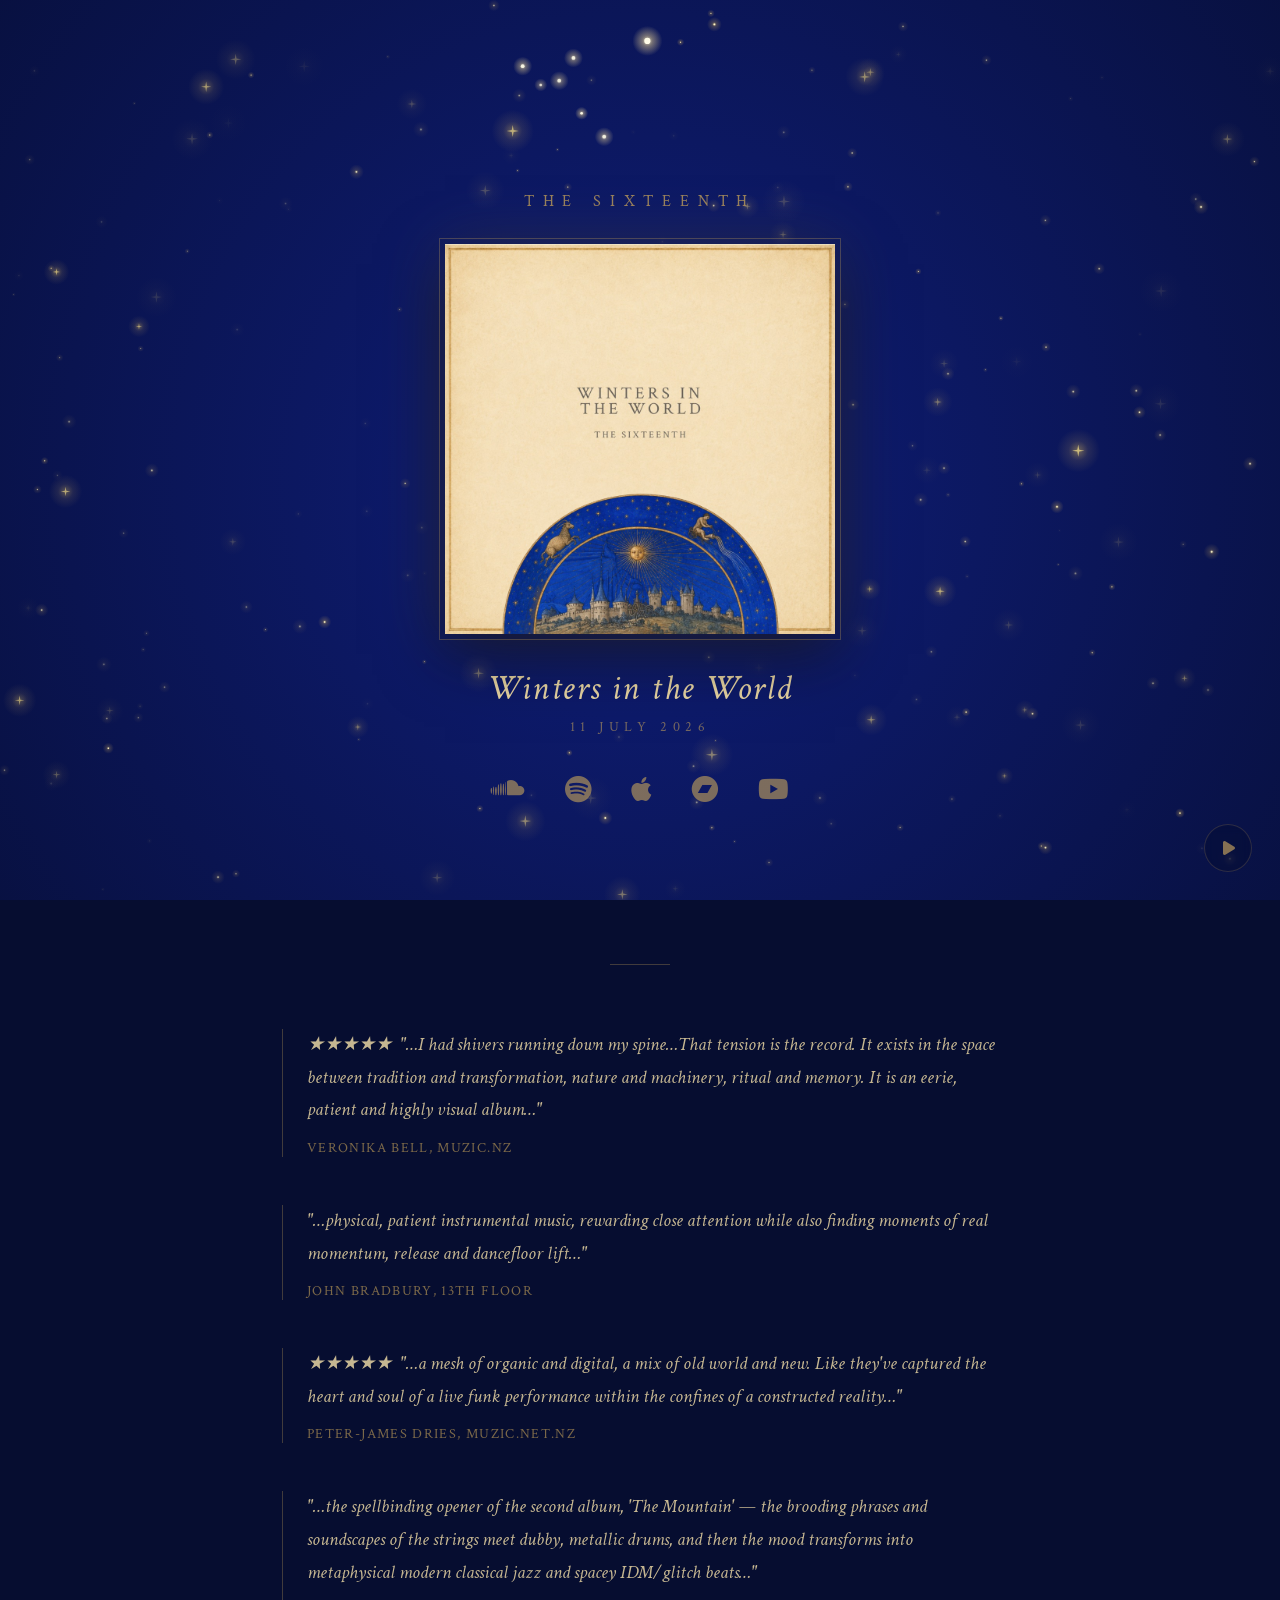
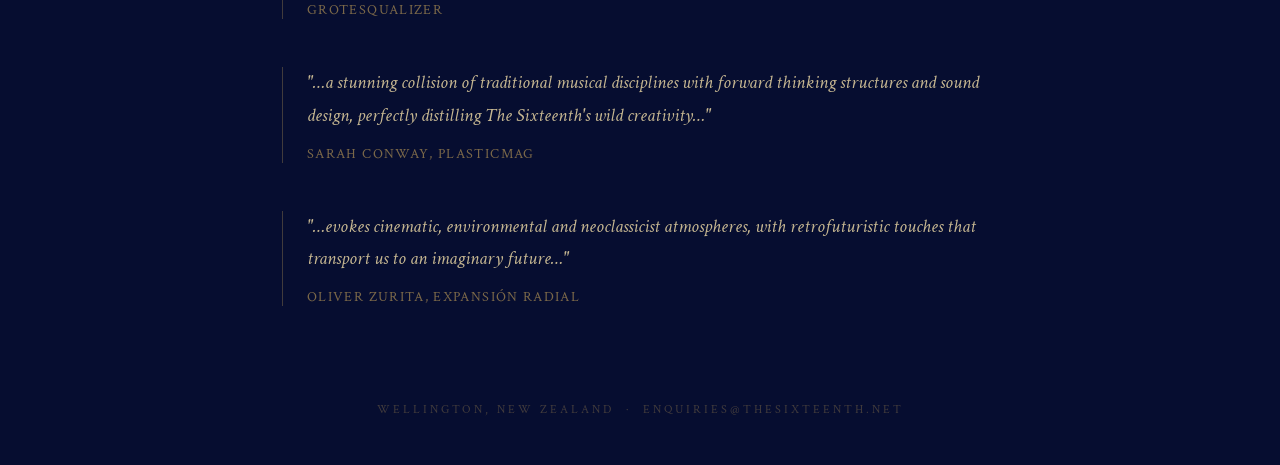
<file: index.html>
<!DOCTYPE html>
<html lang="en">
<head>
  <meta charset="UTF-8">
  <meta name="viewport" content="width=device-width, initial-scale=1.0">
  <title>The Sixteenth</title>
  <link rel="preconnect" href="https://fonts.googleapis.com">
  <link href="https://fonts.googleapis.com/css2?family=Crimson+Text:ital,wght@0,400;0,600;1,400;1,600&display=swap" rel="stylesheet">
  <link rel="stylesheet" href="https://cdnjs.cloudflare.com/ajax/libs/font-awesome/6.5.1/css/all.min.css">
  <link rel="stylesheet" href="style.css">
</head>
<body>

  <canvas id="bg"></canvas>

  <audio id="bg-audio" src="winterfylleth-reprise.m4a" loop preload="none"></audio>
  <button id="audio-toggle" class="audio-toggle" aria-label="Play Winterfylleth (reprise)" aria-pressed="false" title="Winterfylleth (reprise)">
    <i class="fa-solid fa-play"></i>
  </button>

  <div class="page">

    <!-- Hero -->
    <section class="hero">
      <p class="artist-name">The Sixteenth</p>

      <div class="cover-wrap">
        <img src="cover.jpg" alt="Winters in the World — The Sixteenth" class="cover">
      </div>

      <div class="album-info">
        <p class="album-title"><em>Winters in the World</em></p>
        <p class="release-date">11 July 2026</p>
      </div>

      <!-- Live 11 July: full platform icon nav, real per-platform links. -->
      <nav class="platforms" aria-label="Listen">
        <a href="https://soundcloud.com/thesixteenth/sets/winters-in-the-world" class="platform-link" target="_blank" rel="noopener" aria-label="SoundCloud">
          <i class="fab fa-soundcloud"></i>
        </a>
        <a href="https://open.spotify.com/album/7EvhFRixZg2MMR78GDE4uB" class="platform-link" target="_blank" rel="noopener" aria-label="Spotify">
          <i class="fab fa-spotify"></i>
        </a>
        <a href="https://music.apple.com/nz/album/winters-in-the-world/6785397401" class="platform-link" target="_blank" rel="noopener" aria-label="Apple Music">
          <i class="fab fa-apple"></i>
        </a>
        <a href="https://thesixteenth.bandcamp.com/album/winters-in-the-world" class="platform-link" target="_blank" rel="noopener" aria-label="Bandcamp">
          <i class="fab fa-bandcamp"></i>
        </a>
        <a href="https://www.youtube.com/playlist?list=OLAK5uy_nGIHWw9P-TV9eOhYY3HSPcxSW8K0tQgGA&playnext=1&index=1" class="platform-link" target="_blank" rel="noopener" aria-label="YouTube">
          <i class="fab fa-youtube"></i>
        </a>
      </nav>
    </section>

    <!-- Press quotes -->
    <section class="press">
      <div class="press-inner">

        <blockquote class="quote">
          <p>★★★★★ &nbsp;"…I had shivers running down my spine…That tension is the record. It exists in the space between tradition and transformation, nature and machinery, ritual and memory. It is an eerie, patient and highly visual album…"</p>
          <footer>
            <a href="https://www.muzic.nz/reviews/album-review-winters-in-the-world/" target="_blank" rel="noopener">Veronika Bell, Muzic.NZ</a>
          </footer>
        </blockquote>

        <blockquote class="quote">
          <p>"…physical, patient instrumental music, rewarding close attention while also finding moments of real momentum, release and dancefloor lift…"</p>
          <footer>
            <a href="https://13thfloor.co.nz/the-sixteenth-winters-in-the-world-armada-records-13th-floor-album-review/" target="_blank" rel="noopener">John Bradbury, 13th Floor</a>
          </footer>
        </blockquote>

        <blockquote class="quote">
          <p>★★★★★ &nbsp;"…a mesh of organic and digital, a mix of old world and new. Like they've captured the heart and soul of a live funk performance within the confines of a constructed reality…"</p>
          <footer>
            <a href="https://www.muzic.net.nz/articles/reviews/91267/the-sixteenth-ep-review-the-16th-ep" target="_blank" rel="noopener">Peter-James Dries, muzic.net.nz</a>
          </footer>
        </blockquote>

        <blockquote class="quote">
          <p>"…the spellbinding opener of the second album, 'The Mountain' — the brooding phrases and soundscapes of the strings meet dubby, metallic drums, and then the mood transforms into metaphysical modern classical jazz and spacey IDM/glitch beats…"</p>
          <footer>
            <a href="https://gtqlizer.blogspot.com/2025/05/the-sixteenth.html" target="_blank" rel="noopener">GrotesQualizer</a>
          </footer>
        </blockquote>

        <blockquote class="quote">
          <p>"…a stunning collision of traditional musical disciplines with forward thinking structures and sound design, perfectly distilling The Sixteenth's wild creativity…"</p>
          <footer>
            <a href="https://plasticmag.co.uk/2024/07/the-sixteenth-to-drop-debut-album/" target="_blank" rel="noopener">Sarah Conway, PLASTICMAG</a>
          </footer>
        </blockquote>

        <blockquote class="quote">
          <p>"…evokes cinematic, environmental and neoclassicist atmospheres, with retrofuturistic touches that transport us to an imaginary future…"</p>
          <footer>
            <a href="https://expansionradial.mx/santi-tugce-ehrling-the-sixteenth-chris-portk/" target="_blank" rel="noopener">Oliver Zurita, EXPANSIÓN RADIAL</a>
          </footer>
        </blockquote>

      </div>
    </section>

    <footer class="site-footer">
      <p>Wellington, New Zealand &nbsp;·&nbsp; <a href="mailto:enquiries@thesixteenth.net">enquiries@thesixteenth.net</a></p>
    </footer>

  </div>

  <script src="animation.js"></script>
  <script src="player.js"></script>
</body>
</html>
</file>
<file: style.css>
/* ── Reset ─────────────────────────────────────────────────────────────── */

*, *::before, *::after { margin: 0; padding: 0; box-sizing: border-box; }

/* ── Base ──────────────────────────────────────────────────────────────── */

:root {
  --gold:      #c9a55a;
  --gold-lt:   #e8d080;
  --gold-dim:  rgba(201, 165, 90, 0.3);
  --cream:     #e8d5a3;
  --bg:        #060d30;
  --text-dim:  rgba(201, 165, 90, 0.5);
}

html {
  scroll-behavior: smooth;
}

body {
  background: var(--bg);
  color: var(--gold);
  font-family: 'Crimson Text', Georgia, serif;
  min-height: 100vh;
  overflow-x: hidden;
}

/* ── Canvas ────────────────────────────────────────────────────────────── */

canvas#bg {
  position: fixed;
  inset: 0;
  width: 100%;
  height: 100%;
  z-index: 0;
}

/* ── Page wrapper ──────────────────────────────────────────────────────── */

.page {
  position: relative;
  z-index: 1;
  display: flex;
  flex-direction: column;
  align-items: center;
}

/* ── Hero section ──────────────────────────────────────────────────────── */

.hero {
  min-height: 100vh;
  display: flex;
  flex-direction: column;
  align-items: center;
  justify-content: center;
  gap: 2rem;
  padding: 16vh 2rem 3rem;
}

/* Artist name */
.artist-name {
  font-size: clamp(0.8rem, 2vw, 1rem);
  font-weight: 400;
  letter-spacing: 0.55em;
  text-transform: uppercase;
  color: var(--gold);
  opacity: 0.75;
}

/* Album cover */
.cover-wrap {
  position: relative;
}

.cover-wrap::before {
  /* Gold border inset */
  content: '';
  position: absolute;
  inset: -6px;
  border: 1px solid var(--gold-dim);
  pointer-events: none;
  z-index: 1;
}

.cover {
  display: block;
  width: clamp(230px, 35vw, 390px);
  height: auto;
  box-shadow:
    0 0 60px rgba(201, 165, 90, 0.15),
    0 20px 60px rgba(0, 0, 0, 0.6);
}

/* Album info */
.album-info {
  text-align: center;
  display: flex;
  flex-direction: column;
  gap: 0.4rem;
}

.album-title {
  font-size: clamp(1.3rem, 3.5vw, 2.2rem);
  font-weight: 400;
  font-style: italic;
  color: var(--cream);
  letter-spacing: 0.05em;
}

.release-date {
  font-size: clamp(0.7rem, 1.5vw, 0.85rem);
  letter-spacing: 0.4em;
  text-transform: uppercase;
  color: var(--gold);
  opacity: 0.55;
}

/* ── Platform icon links ───────────────────────────────────────────────── */

.platforms {
  display: flex;
  gap: clamp(1.5rem, 4vw, 2.5rem);
  align-items: center;
  margin-top: 0.5rem;
}

.platform-link {
  color: var(--gold);
  font-size: clamp(1.3rem, 3vw, 1.7rem);
  opacity: 0.6;
  text-decoration: none;
  transition: opacity 0.3s ease, color 0.3s ease, text-shadow 0.3s ease, transform 0.3s ease;
  line-height: 1;
}

.platform-link:hover {
  opacity: 1;
  color: var(--gold-lt);
  text-shadow: 0 0 18px rgba(232, 208, 128, 0.7);
  transform: translateY(-2px);
}

.presave-link {
  display: inline-block;
  padding: 0.6rem 1.6rem;
  border: 1px solid var(--gold-dim);
  border-radius: 999px;
  color: var(--gold);
  font-size: clamp(0.85rem, 2vw, 0.95rem);
  letter-spacing: 0.04em;
  text-decoration: none;
  text-transform: uppercase;
  transition: opacity 0.3s ease, color 0.3s ease, border-color 0.3s ease, text-shadow 0.3s ease;
}

.presave-link:hover {
  color: var(--gold-lt);
  border-color: var(--gold-lt);
  text-shadow: 0 0 18px rgba(232, 208, 128, 0.7);
}

/* ── Divider ───────────────────────────────────────────────────────────── */

.press {
  width: 100%;
  max-width: 780px;
  padding: 4rem 2rem 2rem;
}

.press::before {
  content: '';
  display: block;
  width: 60px;
  height: 1px;
  background: var(--gold-dim);
  margin: 0 auto 4rem;
}

.press-inner {
  display: flex;
  flex-direction: column;
  gap: 3rem;
}

/* ── Press quotes ──────────────────────────────────────────────────────── */

.quote {
  border-left: 1px solid var(--gold-dim);
  padding-left: 1.5rem;
  list-style: none;
}

.quote p {
  font-size: clamp(1rem, 2vw, 1.2rem);
  font-style: italic;
  font-weight: 400;
  line-height: 1.7;
  color: var(--cream);
  opacity: 0.85;
}

.quote footer {
  margin-top: 0.75rem;
  font-size: clamp(0.75rem, 1.5vw, 0.85rem);
  font-style: normal;
  letter-spacing: 0.1em;
  text-transform: uppercase;
}

.quote footer a {
  color: var(--gold);
  text-decoration: none;
  opacity: 0.6;
  transition: opacity 0.3s ease;
}

.quote footer a:hover {
  opacity: 1;
}

/* ── Background audio toggle ──────────────────────────────────────────────── */

.audio-toggle {
  position: fixed;
  bottom: 1.75rem;
  right: 1.75rem;
  z-index: 5;
  width: 3rem;
  height: 3rem;
  border-radius: 50%;
  border: 1px solid var(--gold-dim);
  background: rgba(6, 13, 48, 0.6);
  backdrop-filter: blur(6px);
  color: var(--gold);
  font-size: 1rem;
  display: flex;
  align-items: center;
  justify-content: center;
  cursor: pointer;
  opacity: 0.65;
  transition: opacity 0.3s ease, color 0.3s ease, box-shadow 0.3s ease, transform 0.3s ease;
}

.audio-toggle:hover {
  opacity: 1;
  color: var(--gold-lt);
  box-shadow: 0 0 18px rgba(232, 208, 128, 0.4);
  transform: translateY(-2px);
}

.audio-toggle.playing {
  opacity: 1;
  box-shadow: 0 0 14px rgba(232, 208, 128, 0.55);
}

/* fa-play sits slightly off-centre optically; nudge it back */
.audio-toggle .fa-play {
  transform: translateX(1px);
}

/* ── Site footer ───────────────────────────────────────────────────────── */

.site-footer {
  width: 100%;
  text-align: center;
  padding: 4rem 2rem 3rem;
  font-size: clamp(0.65rem, 1.2vw, 0.75rem);
  letter-spacing: 0.25em;
  text-transform: uppercase;
  color: var(--gold);
  opacity: 0.3;
}

.site-footer a {
  color: inherit;
  text-decoration: none;
}

.site-footer a:hover {
  opacity: 1;
}
</file>
